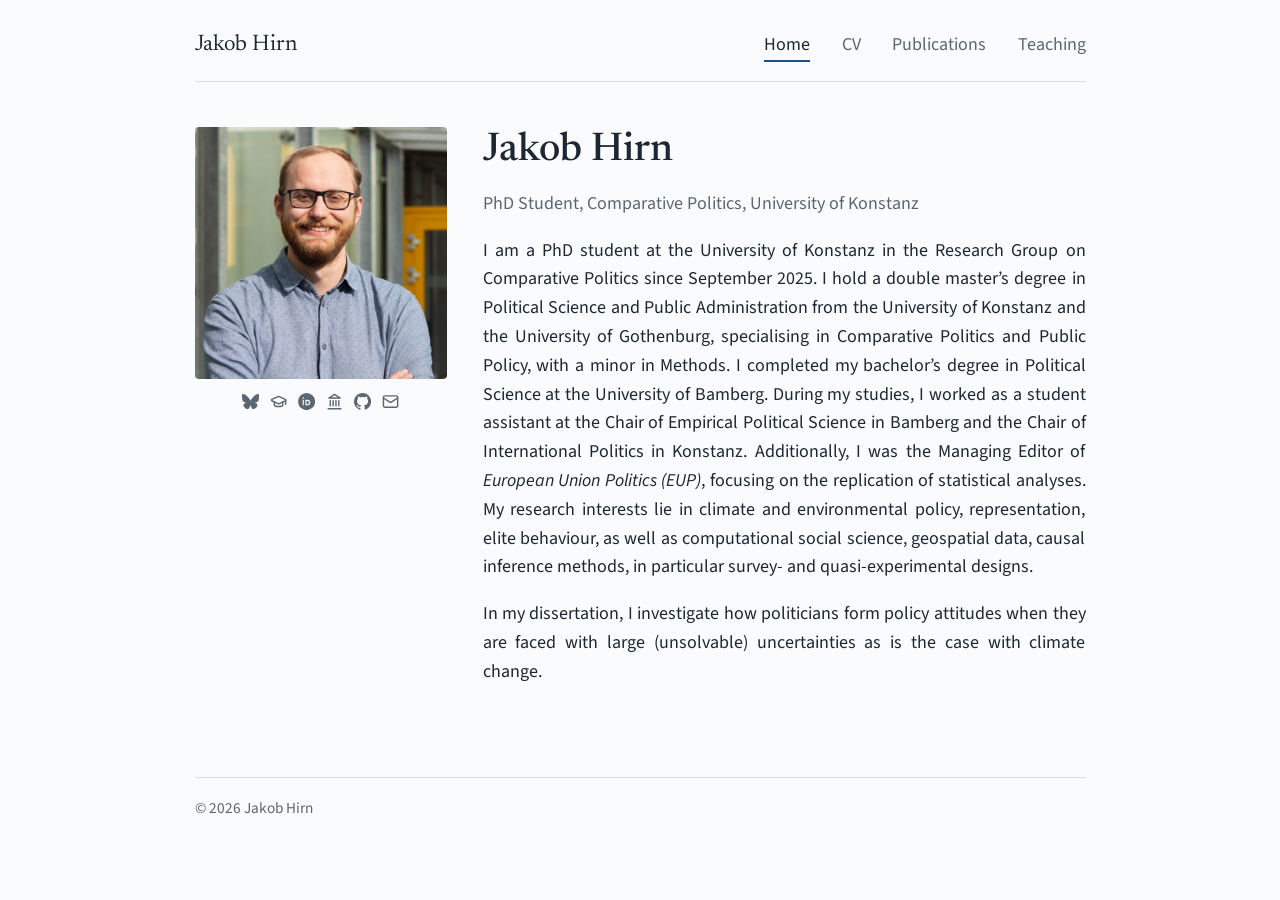
<file: index.html>
<!DOCTYPE html>
<html lang="en">
<head><meta charset="utf-8"><meta name="viewport" content="width=device-width, initial-scale=1"><link rel="preconnect" href="https://fonts.googleapis.com"><link rel="preconnect" href="https://fonts.gstatic.com" crossorigin><link href="https://fonts.googleapis.com/css2?family=Newsreader:wght@400;500&family=Source+Sans+3:wght@400;600&display=swap" rel="stylesheet"><link rel="stylesheet" href="style.css"><title>Home · Jakob Hirn</title></head>
<body><div class="wrap">
<header class="site"><a class="name" href="index.html">Jakob Hirn</a><a class="nav" href="index.html" aria-current="page">Home</a><a class="nav" href="cv.html">CV</a><a class="nav" href="publications.html">Publications</a><a class="nav" href="teaching.html">Teaching</a></header>
<main>
<div class="intro">
<div class="side">
  <img class="portrait" src="Hirn_Bild.jpg" alt="Portrait of Jakob Hirn">

  <nav class="links" aria-label="Profiles and contact">
    <!-- Bluesky -->
    <a href="https://bsky.app/profile/jakobhirn.bsky.social" aria-label="Bluesky" title="Bluesky">
      <svg class="icon" viewBox="0 0 24 24" fill="currentColor" aria-hidden="true">
        <path d="M12 10.8c-1.087-2.114-4.046-6.053-6.798-7.995C2.566.944 1.561 1.266.902 1.565.139 1.908 0 3.08 0 3.768c0 .69.378 5.65.624 6.479.815 2.736 3.713 3.66 6.383 3.364.136-.02.275-.039.415-.056-.138.022-.276.04-.415.056-3.912.58-7.387 2.005-2.83 7.078 5.013 5.19 6.87-1.113 7.823-4.308.953 3.195 2.05 9.271 7.733 4.308 4.267-4.308 1.172-6.498-2.74-7.078a8.741 8.741 0 0 1-.415-.056c.14.017.279.036.415.056 2.67.297 5.568-.628 6.383-3.364.246-.828.624-5.79.624-6.478 0-.69-.139-1.861-.902-2.206-.659-.298-1.664-.62-4.3 1.24C16.046 4.748 13.087 8.687 12 10.8Z"/>
      </svg>
    </a>

    <!-- Google Scholar -->
    <a href="https://scholar.google.com/citations?hl=en&user=IJBF9sMAAAAJ" aria-label="Google Scholar" title="Google Scholar">
      <svg class="icon" viewBox="0 0 24 24" fill="none" stroke="currentColor" stroke-width="2" stroke-linecap="round" stroke-linejoin="round" aria-hidden="true">
        <path d="M21.42 10.922a1 1 0 0 0-.019-1.838L12.83 5.18a2 2 0 0 0-1.66 0L2.6 9.08a1 1 0 0 0 0 1.832l8.57 3.908a2 2 0 0 0 1.66 0z"/>
        <path d="M22 10v6"/>
        <path d="M6 12.5V16a6 3 0 0 0 12 0v-3.5"/>
      </svg>
    </a>
    
    <!-- ORCID -->
<a href="https://orcid.org/0009-0007-6301-6025" aria-label="ORCID" title="ORCID">
  <svg class="icon" viewBox="0 0 24 24" aria-hidden="true">
    <circle cx="12" cy="12" r="12" fill="currentColor"/>
    <circle cx="7.4" cy="6.9" r="1.1" style="fill:var(--bg)"/>
    <rect x="6.6" y="9.6" width="1.6" height="7.6" style="fill:var(--bg)"/>
    <path d="M11.2 10.4h2.2a3 3 0 0 1 0 6h-2.2z" fill="none" stroke-width="1.6" style="stroke:var(--bg)"/>
  </svg>
</a>

    <!-- University page -->
    <a href="https://www.polver.uni-konstanz.de/breunig/team/jakob-hirn/" aria-label="University profile" title="University profile">
      <svg class="icon" viewBox="0 0 24 24" fill="none" stroke="currentColor" stroke-width="2" stroke-linecap="round" stroke-linejoin="round" aria-hidden="true">
        <line x1="3" x2="21" y1="22" y2="22"/>
        <line x1="6" x2="6" y1="18" y2="11"/>
        <line x1="10" x2="10" y1="18" y2="11"/>
        <line x1="14" x2="14" y1="18" y2="11"/>
        <line x1="18" x2="18" y1="18" y2="11"/>
        <polygon points="12 2 20 7 4 7"/>
      </svg>
    </a>

    <!-- GitHub -->
    <a href="https://github.com/j-hirn" aria-label="GitHub" title="GitHub">
      <svg class="icon" viewBox="0 0 16 16" fill="currentColor" aria-hidden="true">
        <path d="M8 0C3.58 0 0 3.58 0 8c0 3.54 2.29 6.53 5.47 7.59.4.07.55-.17.55-.38 0-.19-.01-.82-.01-1.49-2.01.37-2.53-.49-2.69-.94-.09-.23-.48-.94-.82-1.13-.28-.15-.68-.52-.01-.53.63-.01 1.08.58 1.23.82.72 1.21 1.87.87 2.33.66.07-.52.28-.87.51-1.07-1.78-.2-3.64-.89-3.64-3.95 0-.87.31-1.59.82-2.15-.08-.2-.36-1.02.08-2.12 0 0 .67-.21 2.2.82.64-.18 1.32-.27 2-.27.68 0 1.36.09 2 .27 1.53-1.04 2.2-.82 2.2-.82.44 1.1.16 1.92.08 2.12.51.56.82 1.27.82 2.15 0 3.07-1.87 3.75-3.65 3.95.29.25.54.73.54 1.48 0 1.07-.01 1.93-.01 2.2 0 .21.15.46.55.38A8.013 8.013 0 0 0 16 8c0-4.42-3.58-8-8-8z"/>
      </svg>
    </a>

    <!-- Email -->
    <a href="mailto:jakob.hirn@uni-konstanz.de" aria-label="Email" title="Email">
      <svg class="icon" viewBox="0 0 24 24" fill="none" stroke="currentColor" stroke-width="2" stroke-linecap="round" stroke-linejoin="round" aria-hidden="true">
        <rect width="20" height="16" x="2" y="4" rx="2"/>
        <path d="m22 7-8.97 5.7a1.94 1.94 0 0 1-2.06 0L2 7"/>
      </svg>
    </a>
  </nav>
</div>
<div>
<h1>Jakob Hirn</h1>
<p class="role">PhD Student, Comparative Politics, University of Konstanz</p>
<p style="text-align:justify;hyphens:auto">I am a PhD student at the University of Konstanz in the Research Group on Comparative Politics since September 2025. 
  I hold a double master’s degree in Political Science and Public Administration from the University of Konstanz and the University of Gothenburg, specialising in Comparative Politics and Public Policy, with a minor in Methods. 
  I completed my bachelor’s degree in Political Science at the University of Bamberg. During my studies, I worked as a student assistant at the Chair of Empirical Political Science in Bamberg and the Chair of International Politics in Konstanz. 
  Additionally, I was the Managing Editor of <em>European Union Politics (EUP)</em>, focusing on the replication of statistical analyses. 
  My research interests lie in climate and environmental policy, representation, elite behaviour, as well as computational social science, geospatial data, causal inference methods, in particular survey- and quasi-experimental designs.</p>
<p style="text-align:justify;hyphens:auto">In my dissertation, I investigate how politicians form policy attitudes when they are faced with large (unsolvable) uncertainties as is the case with climate change.</p>
<p></p>
<p></p>
</div></div>
</main>
<footer>&copy; 2026 Jakob Hirn</footer>
</div></body></html>
</file>
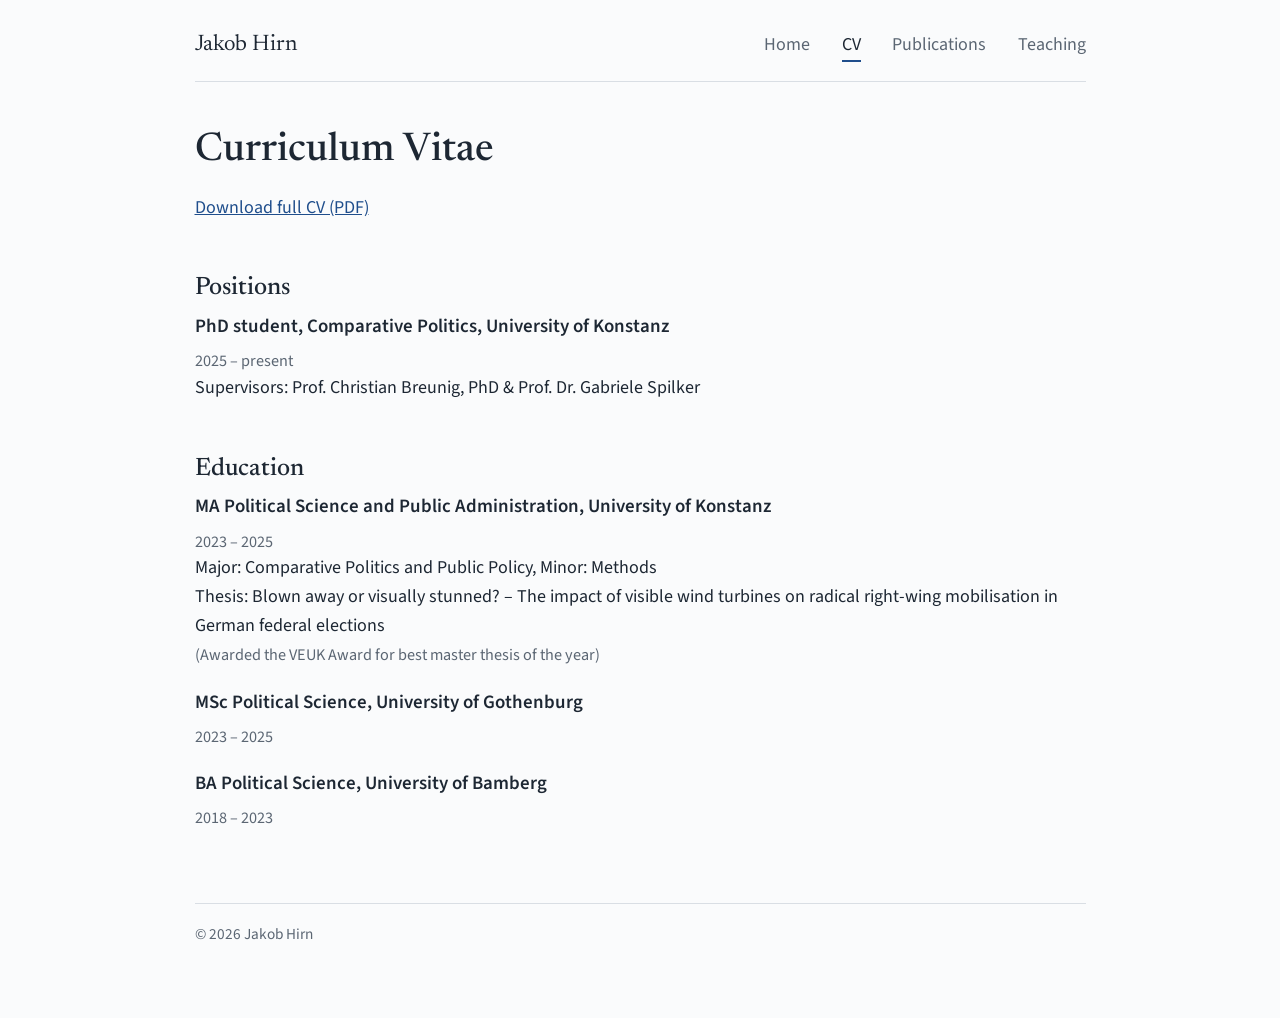
<file: cv.html>
<!DOCTYPE html>
<html lang="en">
<head><meta charset="utf-8"><meta name="viewport" content="width=device-width, initial-scale=1"><link rel="preconnect" href="https://fonts.googleapis.com"><link rel="preconnect" href="https://fonts.gstatic.com" crossorigin><link href="https://fonts.googleapis.com/css2?family=Newsreader:wght@400;500&family=Source+Sans+3:wght@400;600&display=swap" rel="stylesheet"><link rel="stylesheet" href="style.css"><title>CV · Jakob Hirn</title></head>
<body><div class="wrap">
<header class="site"><a class="name" href="index.html">Jakob Hirn</a><a class="nav" href="index.html">Home</a><a class="nav" href="cv.html" aria-current="page">CV</a><a class="nav" href="publications.html">Publications</a><a class="nav" href="teaching.html">Teaching</a></header>
<main>
<h1>Curriculum Vitae</h1>
<p><a href="Academic_CV_Hirn.pdf">Download full CV (PDF)</a></p>
<h2>Positions</h2>
<div class="entry"><h3>PhD student, Comparative Politics, University of Konstanz </h3><div class="when">2025 – present</div>
<div> Supervisors: Prof. Christian Breunig, PhD &amp Prof. Dr. Gabriele Spilker
</div>
<h2>Education</h2>
<div class="entry">
  <h3>MA Political Science and Public Administration, University of Konstanz</h3>
  <div class="when">2023 – 2025</div>
  <div>Major: Comparative Politics and Public Policy, Minor: Methods</div>
  <div>Thesis: Blown away or visually stunned? – The impact of visible wind turbines on radical right-wing mobilisation in German federal elections </div>
  <div><span class="note">(Awarded the VEUK Award for best master thesis of the year)</span></div>
</div>
<div class="entry"><h3>MSc Political Science, University of Gothenburg</h3><div class="when">2023 – 2025</div></div>
<div class="entry"><h3>BA Political Science, University of Bamberg</h3><div class="when">2018 – 2023</div></div>
</main>
<footer>&copy; 2026 Jakob Hirn</footer>
</div></body></html>
</file>
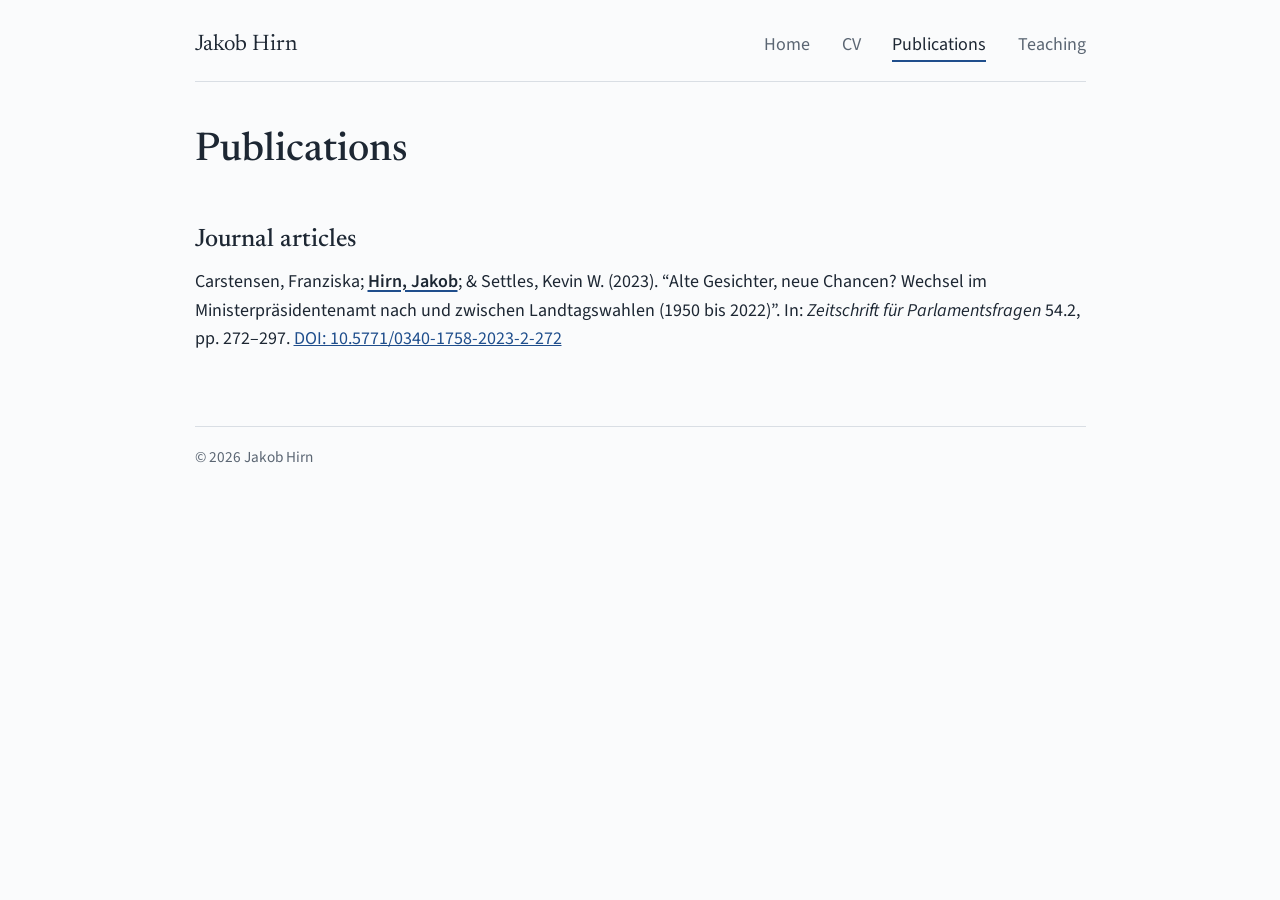
<file: publications.html>
<!DOCTYPE html>
<html lang="en">
<head><meta charset="utf-8"><meta name="viewport" content="width=device-width, initial-scale=1"><link rel="preconnect" href="https://fonts.googleapis.com"><link rel="preconnect" href="https://fonts.gstatic.com" crossorigin><link href="https://fonts.googleapis.com/css2?family=Newsreader:wght@400;500&family=Source+Sans+3:wght@400;600&display=swap" rel="stylesheet"><link rel="stylesheet" href="style.css"><title>Publications · Jakob Hirn</title></head>
<body><div class="wrap">
<header class="site"><a class="name" href="index.html">Jakob Hirn</a><a class="nav" href="index.html">Home</a><a class="nav" href="cv.html">CV</a><a class="nav" href="publications.html" aria-current="page">Publications</a><a class="nav" href="teaching.html">Teaching</a></header>
<main>
<h1>Publications</h1>
<h2>Journal articles</h2>
<ul class="plain">
<li class="entry">Carstensen, Franziska; <span class="me">Hirn, Jakob</span>; &amp Settles, Kevin W. (2023). “Alte Gesichter, neue Chancen? Wechsel im Ministerpräsidentenamt nach und zwischen Landtagswahlen (1950 bis 2022)”. In: <em>Zeitschrift für Parlamentsfragen</em> 54.2, pp. 272–297. <a href="https://doi.org/10.5771/0340-1758-2023-2-272">DOI: 10.5771/0340-1758-2023-2-272</a></li>
</ul>
</main>
<footer>&copy; 2026 Jakob Hirn</footer>
</div></body></html>
</file>
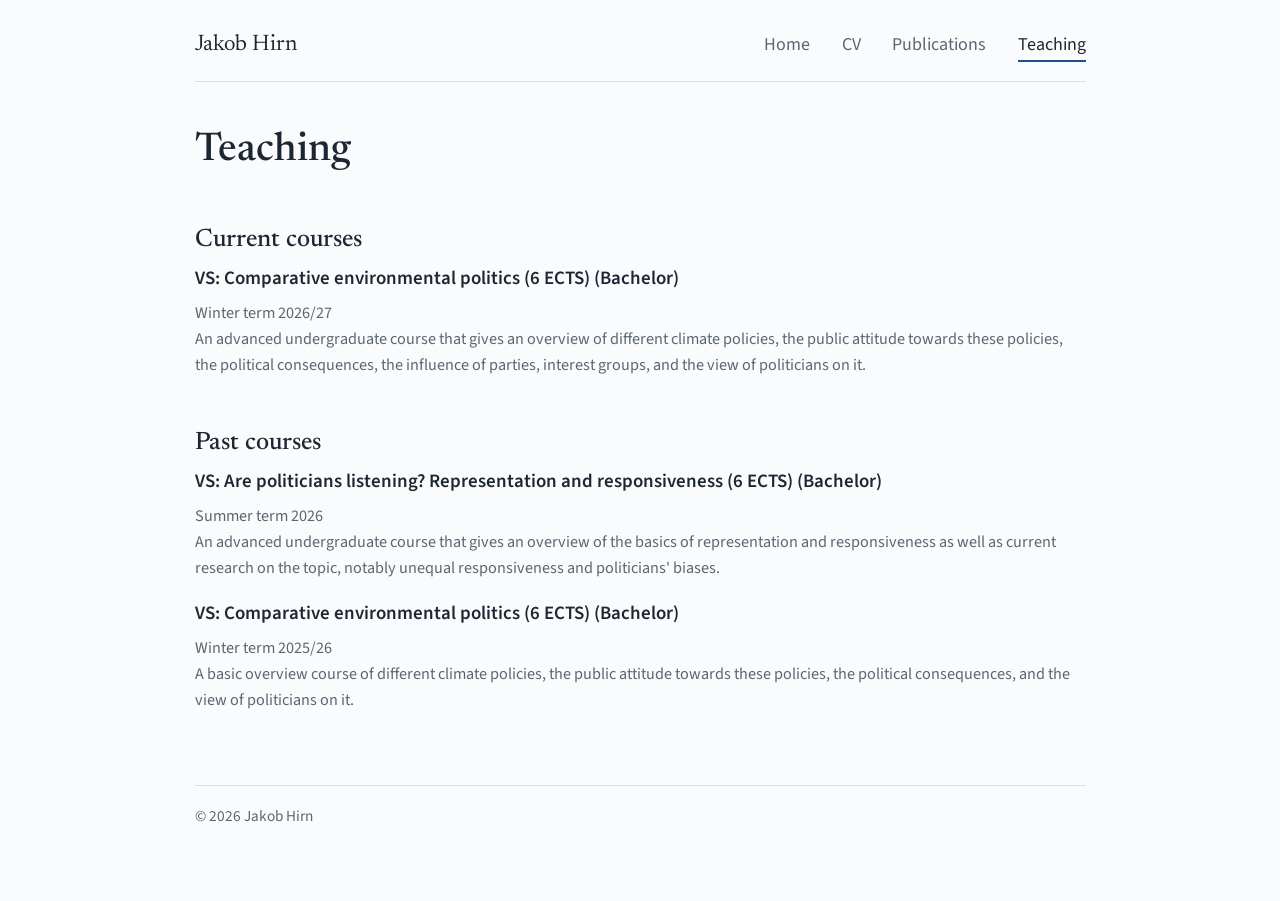
<file: teaching.html>
<!DOCTYPE html>
<html lang="en">
<head><meta charset="utf-8"><meta name="viewport" content="width=device-width, initial-scale=1"><link rel="preconnect" href="https://fonts.googleapis.com"><link rel="preconnect" href="https://fonts.gstatic.com" crossorigin><link href="https://fonts.googleapis.com/css2?family=Newsreader:wght@400;500&family=Source+Sans+3:wght@400;600&display=swap" rel="stylesheet"><link rel="stylesheet" href="style.css"><title>Teaching · Jakob Hirn</title></head>
<body><div class="wrap">
<header class="site"><a class="name" href="index.html">Jakob Hirn</a><a class="nav" href="index.html">Home</a><a class="nav" href="cv.html">CV</a><a class="nav" href="publications.html">Publications</a><a class="nav" href="teaching.html" aria-current="page">Teaching</a></header>
<main>
<h1>Teaching</h1>

<h2>Current courses</h2>
<div class="entry">
  <h3>VS: Comparative environmental politics (6 ECTS) (Bachelor)</h3>
  <div class="when">Winter term 2026/27</div>
  <div class="note">An advanced undergraduate course that gives an overview of different climate policies, the public attitude towards these policies, the political consequences, the influence of parties, interest groups, and the view of politicians on it.</div>
</div>

<h2>Past courses</h2>
<div class="entry">
  <h3>VS: Are politicians listening? Representation and responsiveness (6 ECTS) (Bachelor)</h3>
  <div class="when">Summer term 2026</div>
  <div class="note">An advanced undergraduate course that gives an overview of the basics of representation and responsiveness as well as current research on the topic, notably unequal responsiveness and politicians' biases.</div>
</div>

<div class="entry">
  <h3>VS: Comparative environmental politics (6 ECTS) (Bachelor)</h3>
  <div class="when">Winter term 2025/26</div>
  <div class="note">A basic overview course of different climate policies, the public attitude towards these policies, the political consequences, and the view of politicians on it.</div>
</div>
</main>
<footer>&copy; 2026 Jakob Hirn</footer>
</div></body></html>
</file>
<file: style.css>
:root{--bg:#fafbfc;--ink:#1d2733;--muted:#5b6673;--line:#d9dee4;--accent:#1f4e8c;--ph:#c9d1da;color-scheme:light}
@media (prefers-color-scheme:dark){:root{--bg:#14181d;--ink:#e6eaee;--muted:#9aa5b1;--line:#2b333c;--accent:#8db6ee;--ph:#2b333c;color-scheme:dark}}
*{box-sizing:border-box}
html{font-size:18px}
body{margin:0;background:var(--bg);color:var(--ink);font-family:"Source Sans 3",system-ui,-apple-system,"Segoe UI",sans-serif;line-height:1.6}
h1,h2,h3{font-family:Newsreader,Georgia,"Times New Roman",serif;font-weight:500;line-height:1.2;margin:0 0 .5em}
h1{font-size:2.2rem}h2{font-size:1.4rem;margin-top:2em}h3{font-size:1.05rem;font-family:inherit;font-weight:600}
a{color:var(--accent)}
a:focus-visible{outline:2px solid var(--accent);outline-offset:3px}
.wrap{max-width:52rem;margin:0 auto;padding:1.5rem 1.25rem 4rem}
header.site{display:flex;flex-wrap:wrap;gap:.5rem 1.75rem;align-items:baseline;padding-bottom:1rem;border-bottom:1px solid var(--line);margin-bottom:2.5rem}
header.site .name{font-family:Newsreader,Georgia,serif;font-size:1.25rem;margin-right:auto;color:var(--ink);text-decoration:none}
header.site a.nav{color:var(--muted);text-decoration:none}
header.site a.nav:hover{color:var(--ink)}
header.site a[aria-current=page]{color:var(--ink);border-bottom:2px solid var(--accent)}
.intro{display:grid;grid-template-columns:14rem 1fr;gap:2rem;align-items:start}
.portrait{width:14rem;height:14rem;object-fit:cover;border-radius:4px;background:var(--ph)}
.role{color:var(--muted);margin-top:-.25rem}
.entry{margin:0 0 1.25rem}
.entry .when,.entry .note{color:var(--muted);font-size:.9rem}
ul.plain{list-style:none;padding:0;margin:0}
footer{margin-top:4rem;padding-top:1rem;border-top:1px solid var(--line);color:var(--muted);font-size:.85rem}

/* Icons under the picture */
.side{display:flex;flex-direction:column;align-items:center;gap:.75rem;width:14rem}
.links{display:flex;flex-direction:row;flex-wrap:nowrap;justify-content:center;align-items:center;gap:.6rem}
.links a{display:inline-flex;color:var(--muted);transition:color .15s}
.links a:hover{color:var(--accent)}
.links a:focus-visible{outline:2px solid var(--accent);outline-offset:3px;border-radius:3px}
.icon{width:.95rem;height:.95rem;flex:none}
.me{font-weight:600;color:var(--ink);text-decoration:underline;text-decoration-color:var(--accent);text-decoration-thickness:2px;text-underline-offset:3px}

@media (max-width:600px){.intro{grid-template-columns:1fr}.portrait{width:9rem;height:9rem}.side{width:9rem}}
</file>
